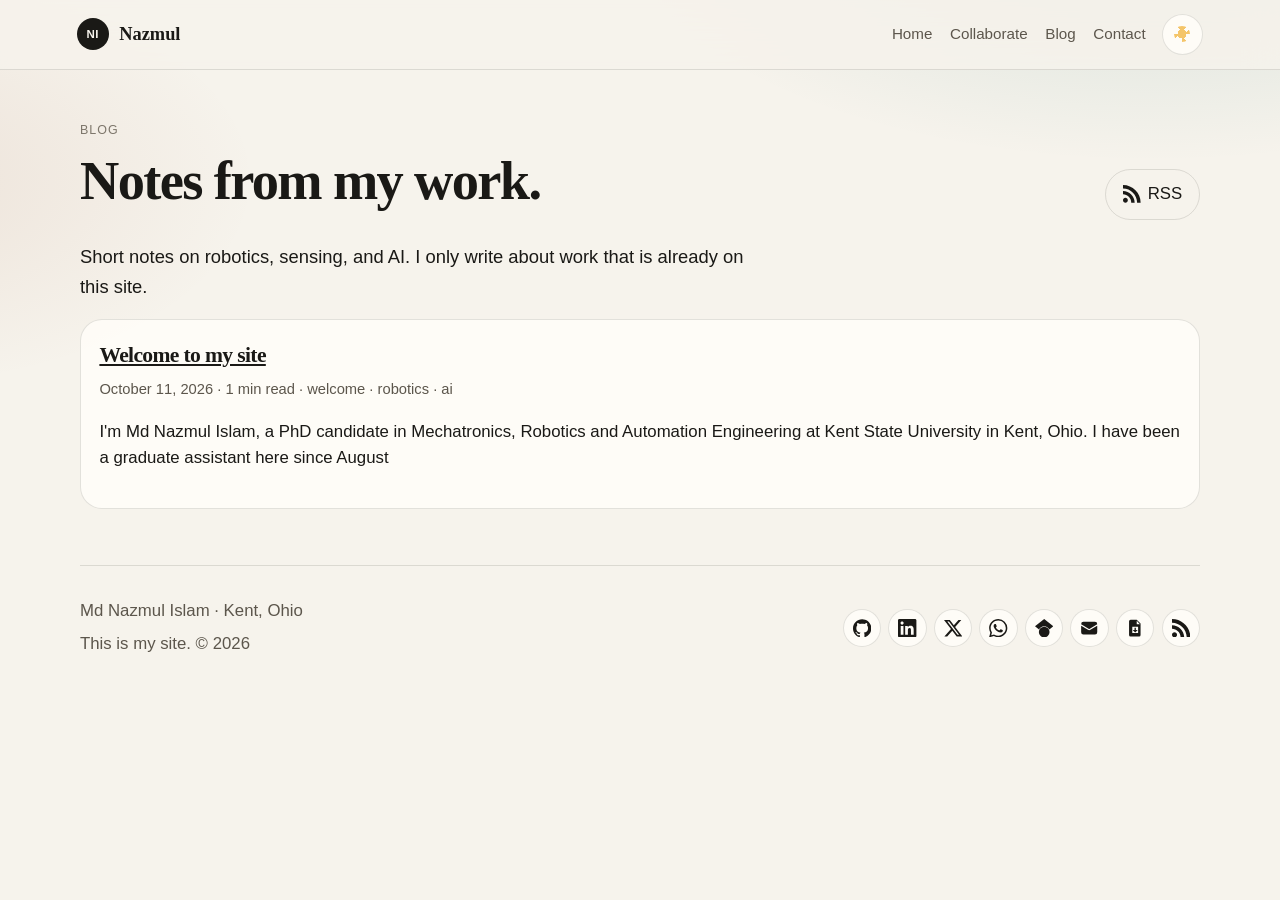
<file: blog/index.html>
<!DOCTYPE html>
<html lang="en">
  <head>
    <meta charset="utf-8" />
    <meta name="viewport" content="width=device-width, initial-scale=1" />
    <title>Blog · Md Nazmul Islam</title>
    <meta name="description" content="Notes from my work in robotics, sensing, and AI." />
    <link rel="canonical" href="https://nazmulislam-lab.github.io/blog/" />
    <link rel="alternate" type="application/rss+xml" title="Md Nazmul Islam" href="../feed.xml" />
    <link rel="icon" href="../assets/favicon.svg" type="image/svg+xml" />
    <link rel="stylesheet" href="../css/styles.css" />
    <script>
      (function () {
        try {
          var saved = localStorage.getItem("nazmul-theme");
          var theme = saved || (matchMedia("(prefers-color-scheme: dark)").matches ? "dark" : "light");
          document.documentElement.dataset.theme = theme;
        } catch (e) {
          document.documentElement.dataset.theme = "light";
        }
      })();
    </script>
  </head>
  <body data-blog="index">
    <header class="site-header">
      <a class="wordmark" href="../index.html">
        <span class="mark" aria-hidden="true">NI</span>
        <span>Nazmul</span>
      </a>
      <button class="nav-toggle" type="button" data-nav-toggle aria-expanded="false" aria-controls="site-nav">Menu</button>
      <nav id="site-nav" class="site-nav" data-nav>
        <a href="../index.html">Home</a>
        <a href="../index.html#collaborate">Collaborate</a>
        <a href="index.html" aria-current="page">Blog</a>
        <a href="../index.html#contact">Contact</a>
      </nav>
      <button class="theme-toggle" type="button" data-theme-toggle aria-pressed="false" aria-label="Switch to dark mode">
        <span class="theme-icon theme-icon-sun" aria-hidden="true"></span>
        <span class="theme-icon theme-icon-moon" aria-hidden="true"></span>
      </button>
    </header>
    <main id="main" class="section blog-main">
      <div class="section-head section-head-split">
        <div>
          <p class="kicker">Blog</p>
          <h1>Notes from my work.</h1>
        </div>
        <a class="button button-ghost" data-icon="rss" href="../feed.xml">RSS</a>
      </div>
      <p class="lede">Short notes on robotics, sensing, and AI. I only write about work that is already on this site.</p>
      <p class="status" data-blog-status role="status">Loading posts…</p>
      <div class="post-list" data-blog-list></div>
    </main>
    <footer class="site-footer">
      <div class="footer-copy">
        <p>Md Nazmul Islam · Kent, Ohio</p>
        <p>This is my site. © <span data-year>2026</span></p>
      </div>
      <nav class="footer-social" data-footer-social aria-label="Social profiles"></nav>
    </footer>
    <script type="module" src="../js/blog.js"></script>
  </body>
</html>
</file>
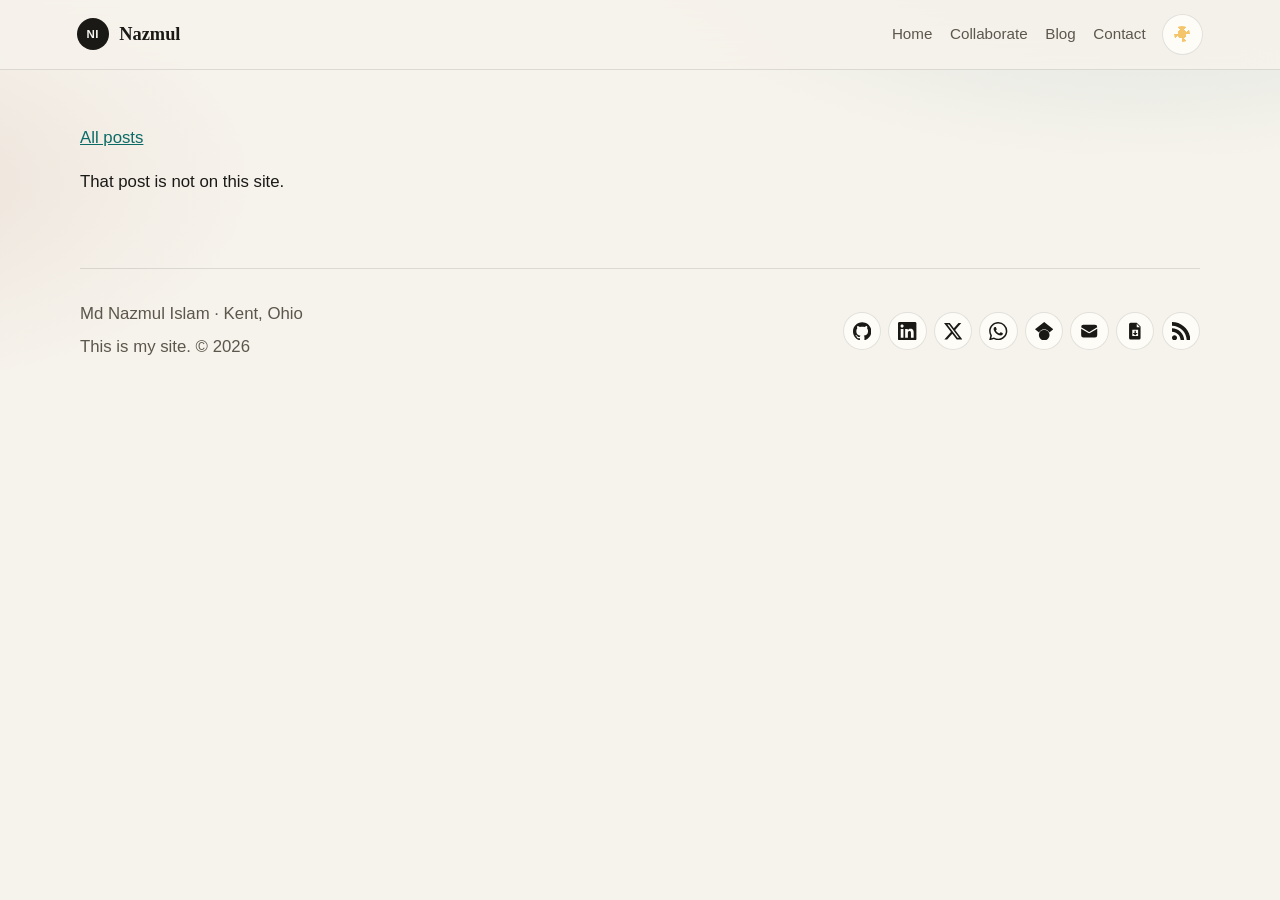
<file: blog/post.html>
<!DOCTYPE html>
<html lang="en">
  <head>
    <meta charset="utf-8" />
    <meta name="viewport" content="width=device-width, initial-scale=1" />
    <title>Post · Md Nazmul Islam</title>
    <meta name="description" content="A note from Md Nazmul Islam." />
    <link rel="icon" href="../assets/favicon.svg" type="image/svg+xml" />
    <link rel="stylesheet" href="../css/styles.css" />
    <script>
      (function () {
        try {
          var saved = localStorage.getItem("nazmul-theme");
          var theme = saved || (matchMedia("(prefers-color-scheme: dark)").matches ? "dark" : "light");
          document.documentElement.dataset.theme = theme;
        } catch (e) {
          document.documentElement.dataset.theme = "light";
        }
      })();
    </script>
  </head>
  <body data-blog="post">
    <header class="site-header">
      <a class="wordmark" href="../index.html">
        <span class="mark" aria-hidden="true">NI</span>
        <span>Nazmul</span>
      </a>
      <button class="nav-toggle" type="button" data-nav-toggle aria-expanded="false" aria-controls="site-nav">Menu</button>
      <nav id="site-nav" class="site-nav" data-nav>
        <a href="../index.html">Home</a>
        <a href="../index.html#collaborate">Collaborate</a>
        <a href="index.html">Blog</a>
        <a href="../index.html#contact">Contact</a>
      </nav>
      <button class="theme-toggle" type="button" data-theme-toggle aria-pressed="false" aria-label="Switch to dark mode">
        <span class="theme-icon theme-icon-sun" aria-hidden="true"></span>
        <span class="theme-icon theme-icon-moon" aria-hidden="true"></span>
      </button>
    </header>
    <main id="main" class="section blog-main">
      <p><a href="index.html">All posts</a></p>
      <article data-blog-post>
        <p class="status" role="status">Loading post…</p>
      </article>
    </main>
    <footer class="site-footer">
      <div class="footer-copy">
        <p>Md Nazmul Islam · Kent, Ohio</p>
        <p>This is my site. © <span data-year>2026</span></p>
      </div>
      <nav class="footer-social" data-footer-social aria-label="Social profiles"></nav>
    </footer>
    <script type="module" src="../js/blog.js"></script>
  </body>
</html>
</file>
<file: css/styles.css>
:root {
  color-scheme: light;
  --bg: #f6f3ec;
  --bg-elev: rgba(255, 253, 248, 0.86);
  --ink: #1a1916;
  --muted: #5c564c;
  --faint: #7d766b;
  --line: rgba(26, 25, 22, 0.12);
  --accent: #0c6b66;
  --accent-ink: #f7fffe;
  --copper: #9a4d2c;
  --chip: #efe8dc;
  --shadow: 0 24px 60px rgba(48, 36, 18, 0.1);
  --header: rgba(246, 243, 236, 0.86);
  --ring: rgba(12, 107, 102, 0.35);
  --serif: "Fraunces", "Iowan Old Style", Palatino, Georgia, serif;
  --sans: "Outfit", "Avenir Next", "Segoe UI", sans-serif;
  --radius: 22px;
}

:root[data-theme="dark"] {
  color-scheme: dark;
  --bg: #101114;
  --bg-elev: rgba(25, 27, 32, 0.9);
  --ink: #f4f0e8;
  --muted: #c8c0b4;
  --faint: #9b9388;
  --line: rgba(244, 240, 232, 0.14);
  --accent: #8fd9d1;
  --accent-ink: #10211f;
  --copper: #f0b08a;
  --chip: #24272e;
  --shadow: 0 24px 60px rgba(0, 0, 0, 0.4);
  --header: rgba(16, 17, 20, 0.84);
  --ring: rgba(143, 217, 209, 0.4);
}

* { box-sizing: border-box; }

html { scroll-behavior: smooth; }

body {
  margin: 0;
  min-height: 100vh;
  font-family: var(--sans);
  font-size: 1.05rem;
  line-height: 1.6;
  color: var(--ink);
  background:
    radial-gradient(900px 420px at 90% -10%, rgba(12, 107, 102, 0.14), transparent 60%),
    radial-gradient(700px 380px at -10% 20%, rgba(154, 77, 44, 0.1), transparent 55%),
    var(--bg);
}

:root[data-theme="dark"] body {
  background:
    radial-gradient(900px 420px at 90% -10%, rgba(143, 217, 209, 0.12), transparent 60%),
    radial-gradient(700px 380px at -10% 20%, rgba(240, 176, 138, 0.08), transparent 55%),
    var(--bg);
}

img { max-width: 100%; display: block; }

a { color: var(--accent); }

code {
  font-family: ui-monospace, "SFMono-Regular", Menlo, Consolas, monospace;
  font-size: 0.92em;
}

.skip {
  position: absolute;
  left: 1rem;
  top: -4rem;
  background: var(--ink);
  color: var(--bg);
  padding: 0.5rem 0.8rem;
  z-index: 20;
}

.skip:focus { top: 1rem; }

.site-header {
  position: sticky;
  top: 0;
  z-index: 20;
  display: flex;
  align-items: center;
  gap: 1rem;
  padding: 0.85rem 6vw;
  background: var(--header);
  backdrop-filter: blur(16px);
  border-bottom: 1px solid var(--line);
}

.wordmark {
  display: inline-flex;
  align-items: center;
  gap: 0.65rem;
  color: inherit;
  text-decoration: none;
  font-family: var(--serif);
  font-weight: 560;
  font-size: 1.15rem;
}

.mark {
  width: 2rem;
  height: 2rem;
  display: grid;
  place-items: center;
  border-radius: 50%;
  background: var(--ink);
  color: var(--bg);
  font-family: var(--sans);
  font-size: 0.72rem;
  letter-spacing: 0.04em;
}

.site-nav {
  display: flex;
  gap: 1.1rem;
  margin-left: auto;
}

.site-nav a {
  color: var(--muted);
  text-decoration: none;
  font-size: 0.95rem;
}

.site-nav a:hover,
.site-nav a:focus-visible { color: var(--ink); }

.nav-toggle { display: none; }

.theme-toggle,
.nav-toggle,
.ask-close {
  border: 1px solid var(--line);
  background: var(--bg-elev);
  color: var(--ink);
  border-radius: 999px;
  padding: 0.45rem 0.7rem;
  font: inherit;
  cursor: pointer;
}

.theme-toggle {
  width: 2.6rem;
  height: 2.6rem;
  padding: 0;
  display: grid;
  place-items: center;
  position: relative;
}

.theme-icon {
  width: 1rem;
  height: 1rem;
  border-radius: 50%;
  position: absolute;
}

.theme-icon-sun {
  background: radial-gradient(circle at 50% 50%, #f4c56a 0 38%, transparent 40%),
    conic-gradient(from 0deg, #f4c56a 0 8%, transparent 8% 17%, #f4c56a 17% 25%, transparent 25% 42%, #f4c56a 42% 50%, transparent 50% 67%, #f4c56a 67% 75%, transparent 75% 92%, #f4c56a 92% 100%);
}

.theme-icon-moon {
  background: radial-gradient(circle at 35% 40%, transparent 0 42%, var(--ink) 44% 100%);
  transform: rotate(-20deg);
}

:root[data-theme="light"] .theme-icon-moon,
:root[data-theme="dark"] .theme-icon-sun { opacity: 0; }

.hero,
.section,
.site-footer {
  width: min(1120px, calc(100% - 10vw));
  margin-inline: auto;
}

.hero {
  display: grid;
  grid-template-columns: 1.3fr 0.7fr;
  gap: 3rem;
  align-items: center;
  padding: 4.5rem 0 3rem;
}

.eyebrow,
.kicker,
.hero-meta {
  color: var(--faint);
  letter-spacing: 0.08em;
  text-transform: uppercase;
  font-size: 0.78rem;
}

.eyebrow,
.hero-meta {
  display: flex;
  flex-wrap: wrap;
  gap: 0.55rem;
  align-items: center;
}

.dot {
  width: 0.3rem;
  height: 0.3rem;
  border-radius: 50%;
  background: var(--copper);
}

h1, h2, h3 { font-family: var(--serif); font-weight: 560; letter-spacing: -0.03em; }

h1 {
  margin: 0.35rem 0 0.8rem;
  font-size: clamp(3.2rem, 7vw, 5.6rem);
  line-height: 0.95;
}

h2 { margin: 0.2rem 0 0; font-size: clamp(1.8rem, 3vw, 2.6rem); line-height: 1.15; }

h3 { margin: 0; font-size: 1.45rem; }

.lede { font-size: 1.15rem; max-width: 42rem; color: var(--ink); }

.lede + .project-grid,
.lede + .post-list { margin-top: 1.2rem; }

.hero-actions, .project-links, .contact-grid {
  display: flex;
  flex-wrap: wrap;
  gap: 0.7rem;
}

.button {
  appearance: none;
  display: inline-flex;
  align-items: center;
  justify-content: center;
  gap: 0.45rem;
  border: 1px solid transparent;
  border-radius: 999px;
  padding: 0.7rem 1.05rem;
  font: inherit;
  text-decoration: none;
  cursor: pointer;
  color: var(--ink);
}

.button-primary { background: var(--accent); color: var(--accent-ink); }

.button-ghost { background: transparent; border-color: var(--line); color: var(--ink); }

.button:hover, .button:focus-visible { transform: translateY(-1px); }

.button-ghost:hover, .button-ghost:focus-visible { border-color: var(--accent); color: var(--accent); }

.icon {
  width: 1.05em;
  height: 1.05em;
  flex: 0 0 auto;
  display: block;
  fill: currentColor;
}

.portrait-wrap { position: relative; margin: 0; }

.portrait-wrap img {
  width: min(100%, 380px);
  aspect-ratio: 1;
  object-fit: cover;
  border-radius: 36% 64% 42% 58%;
  margin-inline: auto;
  position: relative;
  z-index: 1;
  box-shadow: var(--shadow);
}

.rings {
  position: absolute;
  inset: 6% -4% auto;
  height: 92%;
  border: 1px solid var(--ring);
  border-radius: 50%;
}

.rings::before,
.rings::after {
  content: "";
  position: absolute;
  inset: 9%;
  border: 1px dashed var(--line);
  border-radius: 50%;
}

.rings::after { inset: 20%; border-style: solid; }


.section { padding: 2.5rem 0; }

.section-head { margin-bottom: 1.4rem; max-width: 40rem; }

.section-head-split {
  max-width: none;
  display: flex;
  justify-content: space-between;
  align-items: flex-end;
  gap: 1rem 1.5rem;
  flex-wrap: wrap;
}

.section-head-split h2 { max-width: 36rem; }

.about-grid {
  display: grid;
  grid-template-columns: 1.15fr 0.85fr;
  gap: 2rem;
}

.prose p { margin-top: 0; }

.skills {
  list-style: none;
  margin: 0;
  padding: 0;
  display: grid;
  gap: 0.75rem;
}

.skills li, .info-card, .job, .project-card, .contact-card, .pending, .cv-note {
  background: var(--bg-elev);
  border: 1px solid var(--line);
  border-radius: var(--radius);
  box-shadow: 0 1px 0 rgba(255, 255, 255, 0.25) inset;
}

.skills li { padding: 0.9rem 1rem; display: grid; gap: 0.15rem; }

.skill-label { color: var(--faint); font-size: 0.82rem; letter-spacing: 0.06em; text-transform: uppercase; }

.card-grid, .project-grid {
  display: grid;
  grid-template-columns: repeat(2, minmax(0, 1fr));
  gap: 1rem;
}

.info-card, .project-card { padding: 1.2rem 1.25rem 1.3rem; }

.info-card .kicker { margin: 0 0 0.4rem; }

.papers { margin: 0; padding: 0; list-style: none; display: grid; gap: 0.9rem; }

.papers li {
  display: grid;
  gap: 0.2rem;
  padding-bottom: 0.9rem;
  border-bottom: 1px solid var(--line);
}

.papers a { color: var(--ink); text-decoration-thickness: 1px; text-underline-offset: 0.18em; }

.paper-group + .paper-group { margin-top: 1.6rem; }

.authors { margin: 0; color: var(--muted); font-size: 0.95rem; }

.paper-group:first-child .subhead { margin-top: 0; }

.authors .self {
  color: var(--ink);
  font-weight: 600;
  background: color-mix(in srgb, var(--accent) 22%, transparent);
  border-radius: 0.28em;
  padding: 0 0.22em;
}

.venue { color: var(--muted); font-size: 0.95rem; }

.timeline { display: grid; gap: 1rem; }

.job { padding: 1.2rem 1.3rem 1.25rem 1.4rem; border-left: 4px solid var(--accent); }

.job-head { display: flex; justify-content: space-between; gap: 1rem; align-items: baseline; }

.job-role { margin: 0.35rem 0 0; font-weight: 600; }

.job-focus { margin: 0.15rem 0 0.6rem; color: var(--muted); }

.dates { color: var(--muted); font-size: 0.92rem; }

.project-top { display: flex; justify-content: space-between; margin-bottom: 0.7rem; }

.pill {
  display: inline-flex;
  padding: 0.15rem 0.55rem;
  border-radius: 999px;
  background: var(--chip);
  color: var(--muted);
  font-size: 0.8rem;
}

.project-links a { font-weight: 600; }

.pending, .cv-note { margin-top: 1.2rem; padding: 1.1rem 1.2rem; }

.pending h3 { font-size: 1.2rem; }

.pending ul { margin: 0; padding-left: 1.1rem; display: grid; gap: 0.75rem; }

.pending li { display: grid; gap: 0.2rem; }

.contact-grid { display: grid; grid-template-columns: repeat(3, minmax(0, 1fr)); }

.contact-card {
  display: grid;
  gap: 0.25rem;
  padding: 1.1rem 1.15rem;
  text-decoration: none;
  color: inherit;
}

.contact-card span { color: var(--faint); font-size: 0.82rem; letter-spacing: 0.06em; text-transform: uppercase; }

.contact-kicker {
  display: inline-flex;
  align-items: center;
  gap: 0.4rem;
  letter-spacing: 0;
  text-transform: none;
}

.contact-card strong { font-size: 1.05rem; word-break: break-word; }

.contact-card:hover, .contact-card:focus-visible { border-color: var(--accent); }

.contact-card:hover span,
.contact-card:focus-visible span,
.contact-card:hover .icon,
.contact-card:focus-visible .icon { color: var(--accent); }

.collab { font-size: 1.15rem; max-width: 40rem; }

.status {
  margin: 2rem auto;
  width: min(1120px, calc(100% - 10vw));
}

.site-footer {
  display: flex;
  justify-content: space-between;
  align-items: center;
  gap: 1rem;
  flex-wrap: wrap;
  padding: 2rem 0 6rem;
  color: var(--muted);
  border-top: 1px solid var(--line);
  margin-top: 1rem;
}

.footer-copy { display: grid; gap: 0.35rem; }

.site-footer p { margin: 0; }

.footer-social {
  display: flex;
  flex-wrap: wrap;
  gap: 0.45rem;
  align-items: center;
  max-width: 100%;
}

.footer-social a {
  width: 2.4rem;
  height: 2.4rem;
  display: grid;
  place-items: center;
  border-radius: 999px;
  border: 1px solid var(--line);
  color: var(--ink);
  text-decoration: none;
  background: var(--bg-elev);
}

.footer-social a:hover,
.footer-social a:focus-visible {
  color: var(--accent);
  border-color: var(--accent);
}

.footer-social .icon { width: 1.15rem; height: 1.15rem; }

.ask-launch {
  position: fixed;
  right: 1.2rem;
  bottom: 1.2rem;
  z-index: 30;
  display: inline-flex;
  align-items: center;
  gap: 0.55rem;
  border: 0;
  border-radius: 999px;
  padding: 0.8rem 1rem 0.8rem 0.8rem;
  background: var(--ink);
  color: var(--bg);
  font: inherit;
  cursor: pointer;
  box-shadow: var(--shadow);
}

.ask-mark {
  width: 0.9rem;
  height: 0.9rem;
  border-radius: 50%;
  background:
    radial-gradient(circle at 50% 50%, var(--accent) 0 34%, transparent 36%),
    conic-gradient(var(--accent) 0 25%, transparent 0 50%, var(--accent) 0 75%, transparent 0);
}

.ask.is-open .ask-launch { display: none; }

.ask-panel {
  position: fixed;
  right: 1.2rem;
  bottom: 1.2rem;
  z-index: 31;
  width: min(420px, calc(100vw - 1.5rem));
  height: min(640px, calc(100vh - 2rem));
  display: flex;
  flex-direction: column;
  gap: 0.75rem;
  padding: 1rem;
  background: var(--bg);
  color: var(--ink);
  border: 1px solid var(--line);
  border-radius: 28px;
  box-shadow: var(--shadow);
}

.ask-panel[hidden] { display: none; }

.ask-head { display: flex; justify-content: space-between; gap: 0.8rem; align-items: flex-start; }

.ask-head h2 { font-size: 1.45rem; }

.ask-head p { margin: 0.2rem 0 0; color: var(--muted); font-size: 0.92rem; }

.ask-log {
  flex: 1;
  overflow: auto;
  display: flex;
  flex-direction: column;
  gap: 0.7rem;
  padding-right: 0.2rem;
}

.ask-msg { display: grid; gap: 0.2rem; max-width: 95%; }

.ask-msg-user { align-self: end; }

.ask-msg-label { font-size: 0.75rem; letter-spacing: 0.06em; text-transform: uppercase; color: var(--faint); }

.ask-msg-body {
  white-space: pre-wrap;
  padding: 0.75rem 0.85rem;
  border-radius: 16px;
  background: var(--bg-elev);
  border: 1px solid var(--line);
  overflow-wrap: anywhere;
}

.ask-msg-user .ask-msg-body { background: var(--accent); color: var(--accent-ink); border-color: transparent; }

.ask-msg-body a { color: inherit; }

.ask-chips { display: flex; flex-wrap: wrap; gap: 0.4rem; }

.ask-chip {
  border: 1px solid var(--line);
  background: var(--chip);
  color: var(--ink);
  border-radius: 999px;
  padding: 0.35rem 0.7rem;
  font: inherit;
  font-size: 0.86rem;
  cursor: pointer;
  text-align: left;
}

.ask-form { display: flex; gap: 0.5rem; }

.ask-input {
  flex: 1;
  min-width: 0;
  border-radius: 999px;
  border: 1px solid var(--line);
  background: var(--bg-elev);
  color: var(--ink);
  font: inherit;
  padding: 0.7rem 0.9rem;
}

.visually-hidden {
  position: absolute;
  width: 1px;
  height: 1px;
  padding: 0;
  margin: -1px;
  overflow: hidden;
  clip: rect(0, 0, 0, 0);
  border: 0;
}

:focus-visible { outline: 2px solid var(--accent); outline-offset: 3px; }

@media (max-width: 860px) {
  .hero, .about-grid, .card-grid, .project-grid, .contact-grid { grid-template-columns: 1fr; }
  .hero { padding-top: 2.4rem; }
  .portrait-slot { order: -1; max-width: 260px; }
  .nav-toggle { display: inline-flex; margin-left: auto; }
  .site-nav {
    display: none;
    position: absolute;
    top: 100%;
    left: 0;
    right: 0;
    flex-direction: column;
    gap: 0;
    padding: 0.4rem 6vw 0.8rem;
    background: var(--header);
    border-bottom: 1px solid var(--line);
  }
  .site-nav.is-open { display: flex; }
  .site-nav a { padding: 0.7rem 0; }
  .site-header { flex-wrap: wrap; }
}

@media (max-width: 640px) {
  .ask-panel {
    inset: 0;
    width: auto;
    height: auto;
    border-radius: 0;
  }
  .job-head { flex-direction: column; gap: 0.2rem; }
  .hero-actions .button, .ask-form .button { width: 100%; text-align: center; }
  .ask-form { flex-direction: column; }
}

@media (prefers-reduced-motion: reduce) {
  html { scroll-behavior: auto; }
  .button:hover, .button:focus-visible { transform: none; }
  .reveal { opacity: 1; transform: none; transition: none; }
}

.value {
  margin: 0.35rem 0 0;
  max-width: 40rem;
  font-size: clamp(1.25rem, 2.2vw, 1.6rem);
  line-height: 1.35;
}

.keywords {
  display: flex;
  flex-wrap: wrap;
  gap: 0.45rem;
  margin: 0.9rem 0 0;
  padding: 0;
  list-style: none;
}

.keywords li,
.hobbies li {
  padding: 0.22rem 0.7rem;
  border-radius: 999px;
  background: var(--chip);
  color: var(--muted);
  font-size: 0.9rem;
}

.previous { margin: 0.35rem 0 0; color: var(--muted); }

.portrait-slot { margin: 0; }

.portrait-slot img {
  display: block;
  width: min(100%, 380px);
  height: auto;
  aspect-ratio: 4 / 5;
  object-fit: cover;
  object-position: center 18%;
  border-radius: 28px;
  margin-inline: auto;
  box-shadow: var(--shadow);
}

.subhead { margin: 1.4rem 0 0.6rem; font-size: 1.35rem; }

.timeline { margin: 0; border: 0; gap: 0; }

.job {
  display: grid;
  grid-template-columns: 11rem minmax(0, 1fr);
  gap: 0.35rem 1.25rem;
  align-items: start;
  padding: 0 0 1.8rem;
  background: transparent;
  border: 0;
  border-radius: 0;
  box-shadow: none;
}

.job-dates {
  margin: 0.35rem 0 0;
  padding-right: 1.85rem;
  text-align: right;
  font-weight: 600;
  font-size: 0.98rem;
  letter-spacing: 0.01em;
  color: var(--ink);
}

.job-body {
  position: relative;
  border-left: 2px solid var(--line);
  padding: 0 0 0.2rem 1.35rem;
}

.job-body h3 { margin: 0; font-size: 1.28rem; }

.job-org { margin: 0.2rem 0 0; color: var(--muted); }

.job-mark {
  position: absolute;
  left: calc(-1.575rem - 1px);
  top: 0.05rem;
  width: 3.15rem;
  height: 3.15rem;
  border: 4px solid var(--bg);
  border-radius: 50%;
  display: grid;
  place-items: center;
  background: var(--ink);
  color: var(--bg);
  font-size: 0.82rem;
  font-weight: 600;
  letter-spacing: 0.04em;
}

.duties {
  margin: 0.7rem 0 0;
  padding-left: 1.15rem;
  display: grid;
  gap: 0.28rem;
  color: var(--muted);
}

.edu-list { display: grid; gap: 1.4rem; }

.edu {
  padding-bottom: 1.2rem;
  border-bottom: 1px solid var(--line);
}

.edu .job-dates { text-align: left; margin-top: 0; padding-right: 0; }

.interests {
  display: flex;
  flex-wrap: wrap;
  gap: 0.5rem;
  margin: 0;
  padding: 0;
  list-style: none;
}

.interests li {
  padding: 0.35rem 0.8rem;
  border-radius: 999px;
  background: var(--chip);
  color: var(--ink);
}

.cert-group + .cert-group { margin-top: 0.4rem; }

.post-list { display: grid; gap: 1rem; }

.post-card {
  padding: 1.1rem 1.15rem 1.2rem;
  background: var(--bg-elev);
  border: 1px solid var(--line);
  border-radius: var(--radius);
}

.post-card h3 { margin: 0 0 0.35rem; font-size: 1.35rem; }

.post-card h3 a,
.post-body a { color: var(--ink); }

.post-meta { margin: 0.2rem 0 0.55rem; color: var(--muted); font-size: 0.92rem; }

.blog-main { padding-top: 2.4rem; }

.blog-main h1 { margin: 0.2rem 0 0.6rem; font-size: clamp(2.2rem, 5vw, 3.4rem); line-height: 1.05; }

.post-body { max-width: 42rem; margin-top: 1.2rem; }

.post-body h2,
.post-body h3 { margin: 1.4rem 0 0.4rem; }

#collaborate .hero-actions { margin-top: 1.2rem; }

.project-card { padding: 0; overflow: hidden; }

.project-media {
  aspect-ratio: 16 / 10;
  background: #142421;
}

.project-media img {
  width: 100%;
  height: 100%;
  object-fit: cover;
  object-position: top center;
}

.project-body { padding: 1.05rem 1.15rem 1.2rem; display: grid; gap: 0.45rem; }

.project-body p { margin: 0; }

.project-links .button { padding: 0.45rem 0.85rem; font-size: 0.92rem; }

.hobbies {
  display: flex;
  flex-wrap: wrap;
  gap: 0.45rem;
  margin: 0.4rem 0 0;
  padding: 0;
  list-style: none;
}

.gallery {
  display: grid;
  grid-template-columns: repeat(3, minmax(0, 1fr));
  gap: 0.8rem;
  margin-top: 1rem;
}

.gallery img {
  width: 100%;
  aspect-ratio: 1;
  object-fit: cover;
  border-radius: 18px;
}

.reveal {
  opacity: 0;
  transform: translateY(18px);
  transition: opacity 0.6s ease, transform 0.6s ease;
}

.reveal.is-in { opacity: 1; transform: none; }

@media (max-width: 720px) {
  .gallery { grid-template-columns: 1fr 1fr; }
  .job { grid-template-columns: 1fr; gap: 0.35rem; }
  .job-dates { text-align: left; margin-top: 0; padding-right: 0; }
  .job-body { margin-left: 0.4rem; }
}
</file>
